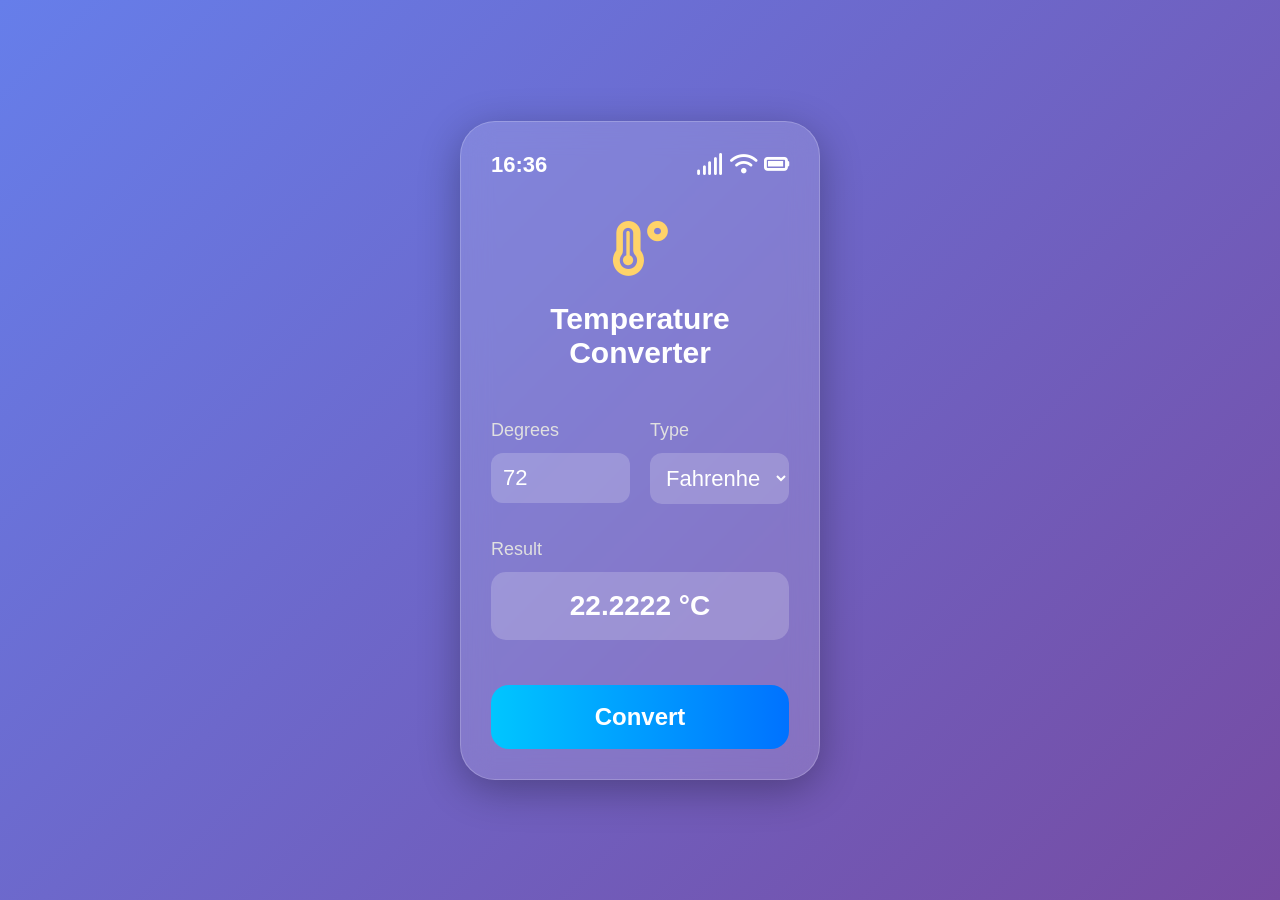
<file: index.html>
<!DOCTYPE html>
<html lang="en">
<head>
<meta charset="UTF-8">
<meta name="viewport" content="width=device-width, initial-scale=1.0">
<title>Temperature Converter</title>

<link rel="stylesheet"
href="https://cdnjs.cloudflare.com/ajax/libs/font-awesome/6.5.1/css/all.min.css">

<style>

*{
    margin:0;
    padding:0;
    box-sizing:border-box;
    font-family:Arial,sans-serif;
}

body{
    height:100vh;
    display:flex;
    justify-content:center;
    align-items:center;

    background:
    linear-gradient(135deg,#667eea,#764ba2);
}

/* Mobile Card */

.mobile{

    width:360px;

    background:rgba(255,255,255,0.15);

    backdrop-filter:blur(15px);

    border-radius:35px;

    padding:30px;

    box-shadow:0 10px 40px rgba(0,0,0,0.3);

    border:1px solid rgba(255,255,255,0.2);

    color:white;
}

/* Status Bar */

.status{

    display:flex;

    justify-content:space-between;

    align-items:center;

    margin-bottom:40px;

    font-size:22px;

    font-weight:bold;
}

/* Heading */

h1{

    text-align:center;

    margin-bottom:50px;

    font-size:30px;

    color:white;
}

/* Rows */

.row{

    display:flex;

    gap:20px;

    margin-bottom:35px;
}

.box{
    flex:1;
}

/* Labels */

label{

    display:block;

    margin-bottom:12px;

    color:#e0e0e0;

    font-size:18px;
}

/* Inputs */

input,
select{

    width:100%;

    padding:12px;

    border:none;

    border-radius:12px;

    font-size:22px;

    background:rgba(255,255,255,0.2);

    color:white;

    outline:none;
}

/* Select Option */

select option{
    color:black;
}

/* Placeholder */

input::placeholder{
    color:white;
}

/* Result */

.result{

    margin-bottom:45px;
}

.result-value{

    background:rgba(255,255,255,0.2);

    padding:18px;

    border-radius:15px;

    font-size:28px;

    font-weight:bold;

    text-align:center;
}

/* Button */

button{

    width:100%;

    padding:18px;

    border:none;

    border-radius:18px;

    background:linear-gradient(to right,#00c6ff,#0072ff);

    color:white;

    font-size:24px;

    font-weight:bold;

    cursor:pointer;

    transition:0.3s;
}

button:hover{

    transform:scale(1.05);

    box-shadow:0 0 25px #00c6ff;
}

/* Icon */

.temp-icon{

    text-align:center;

    font-size:55px;

    margin-bottom:20px;

    color:#ffd369;
}

/* Responsive */

@media(max-width:400px){

    .mobile{
        width:95%;
    }

    .row{
        flex-direction:column;
    }

}

</style>
</head>

<body>

<div class="mobile">

    <!-- Status -->
    <div class="status">

        <span id="time">9:41</span>

        <span>
            <i class="fas fa-signal"></i>
            <i class="fas fa-wifi"></i>
            <i class="fas fa-battery-full"></i>
        </span>

    </div>

    <!-- Icon -->

    <div class="temp-icon">
        <i class="fas fa-temperature-high"></i>
    </div>

    <!-- Heading -->

    <h1>Temperature Converter</h1>

    <!-- Input Row -->

    <div class="row">

        <div class="box">

            <label>Degrees</label>

            <input
            type="number"
            id="degree"
            value="72">

        </div>

        <div class="box">

            <label>Type</label>

            <select id="type">

                <option>Fahrenheit</option>

                <option>Celsius</option>

            </select>

        </div>

    </div>

    <!-- Result -->

    <div class="result">

        <label>Result</label>

        <div
        class="result-value"
        id="result">

        22.2222 °C

        </div>

    </div>

    <!-- Button -->

    <button onclick="convertTemp()">

        Convert

    </button>

</div>

<script>

/* Current Time */

function updateTime(){

    let now = new Date();

    let hours = now.getHours();

    let minutes = now.getMinutes();

    minutes =
    minutes < 10
    ? "0" + minutes
    : minutes;

    document.getElementById("time")
    .innerHTML =
    hours + ":" + minutes;
}

updateTime();

setInterval(updateTime,1000);

/* Temperature Converter */

function convertTemp(){

    let degree =
    document.getElementById("degree").value;

    let type =
    document.getElementById("type").value;

    let result;

    if(type === "Fahrenheit"){

        result =
        (degree - 32) * 5/9;

        document.getElementById("result")
        .innerHTML =
        result.toFixed(4) + " °C";
    }

    else{

        result =
        (degree * 9/5) + 32;

        document.getElementById("result")
        .innerHTML =
        result.toFixed(4) + " °F";
    }

}

</script>

</body>
</html>
</file>
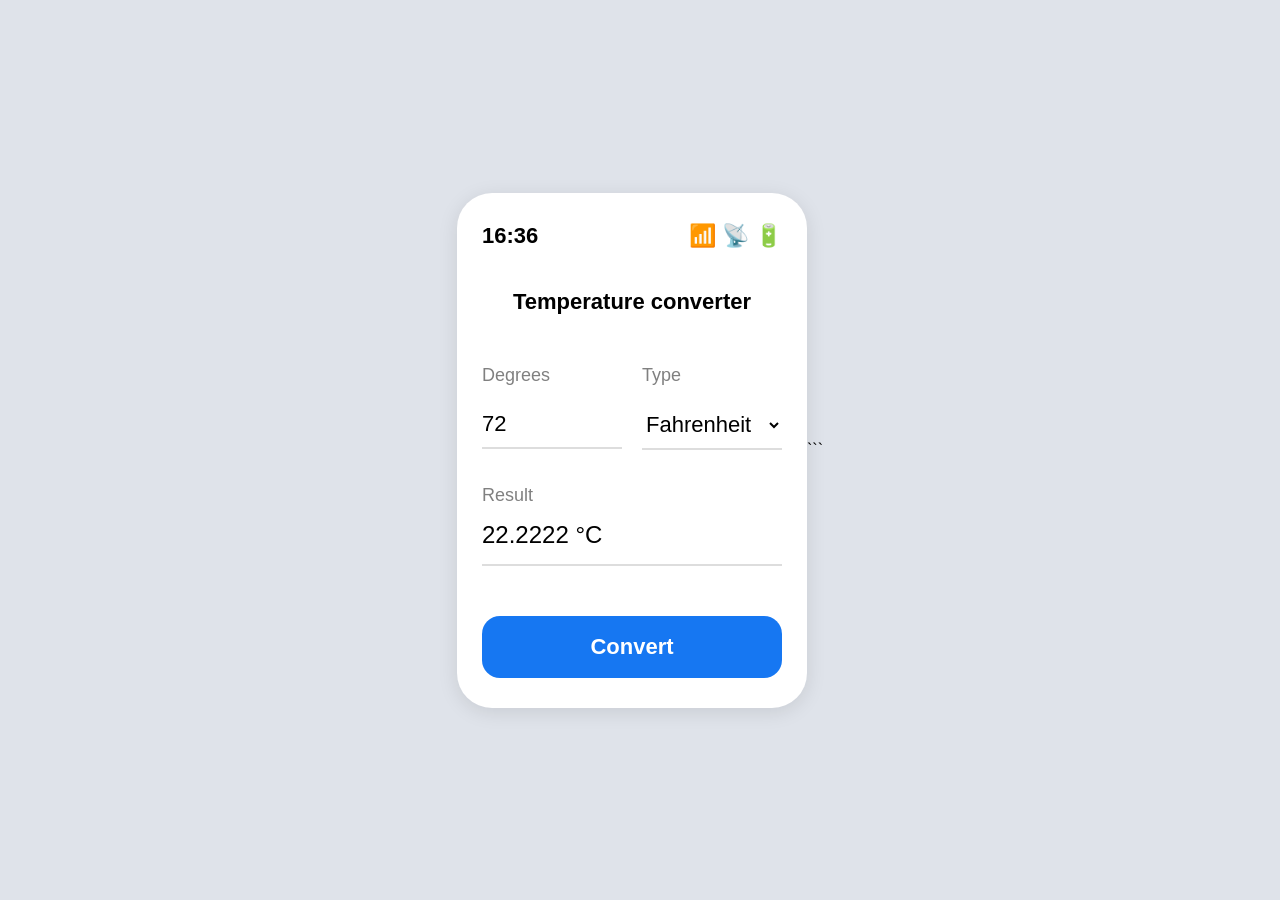
<file: task3.html>
<!DOCTYPE html>
<html lang="en">
<head>
<meta charset="UTF-8">
<meta name="viewport" content="width=device-width, initial-scale=1.0">
<title>Temperature Converter</title>
<style>
*{
    margin:0;
    padding:0;
    box-sizing:border-box;
    font-family:Arial, sans-serif;
}
body{
    height:100vh;
    display:flex;
    justify-content:center;
    align-items:center;
    background:#dfe3ea;
}
.mobile{
    width:350px;
    background:white;
    border-radius:35px;
    padding:30px 25px;
    box-shadow:0 4px 20px rgba(0,0,0,0.1);
}
.status{
    display:flex;
    justify-content:space-between;
    align-items:center;
    margin-bottom:40px;
    font-size:22px;
    font-weight:bold;
}
h1{
    text-align:center;
    margin-bottom:50px;
    font-size:22px;
}
.row{
    display:flex;
    justify-content:space-between;
    gap:20px;
    margin-bottom:35px;
}
.box{
    flex:1;
}
label{
    display:block;
    color:gray;
    margin-bottom:15px;
    font-size:18px;
}
input, select{
    width:100%;
    border:none;
    border-bottom:2px solid #ddd;
    padding:10px 0;
    font-size:22px;
    outline:none;
    background:none;
}
.result{
    margin-bottom:50px;
}
.result-value{
    font-size:24px;
    border-bottom:2px solid #ddd;
    padding-bottom:15px;
}
button{
    width:100%;
    padding:18px;
    border:none;
    border-radius:18px;
    background:#1677f2;
    color:white;
    font-size:22px;
    font-weight:bold;
    cursor:pointer;
    transition:0.3s;
}

button:hover{
    background:#0f5fd1;
}

</style>
</head>

<body>

<div class="mobile">

    <!-- Status Bar -->
    <div class="status">
        <span id="time">9:41</span>
        <span>📶 📡 🔋</span>
    </div>

    <!-- Heading -->
    <h1>Temperature converter</h1>

    <!-- Input Section -->
    <div class="row">

        <div class="box">
            <label>Degrees</label>
            <input type="number" id="degree" value="72">
        </div>

        <div class="box">
            <label>Type</label>

            <select id="type">
                <option>Fahrenheit</option>
                <option>Celsius</option>
            </select>
        </div>

    </div>

    <!-- Result -->
    <div class="result">

        <label>Result</label>

        <div class="result-value" id="result">
            22.2222 °C
        </div>

    </div>

    <!-- Button -->
    <button onclick="convertTemp()">
        Convert
    </button>

</div>

<script>

/* Current Time */

function updateTime(){

    let now = new Date();

    let hours = now.getHours();
    let minutes = now.getMinutes();

    minutes = minutes < 10 ? "0" + minutes : minutes;

    let currentTime = hours + ":" + minutes;

    document.getElementById("time").innerHTML =
    currentTime;
}

updateTime();

setInterval(updateTime, 1000);

/* Temperature Converter */

function convertTemp(){

    let degree =
    document.getElementById("degree").value;

    let type =
    document.getElementById("type").value;

    let result;

    if(type === "Fahrenheit"){

        result = (degree - 32) * 5/9;

        document.getElementById("result")
        .innerHTML =
        result.toFixed(4) + " °C";
    }

    else{

        result = (degree * 9/5) + 32;

        document.getElementById("result")
        .innerHTML =
        result.toFixed(4) + " °F";
    }

}

</script>

</body>
</html>
```
</file>
